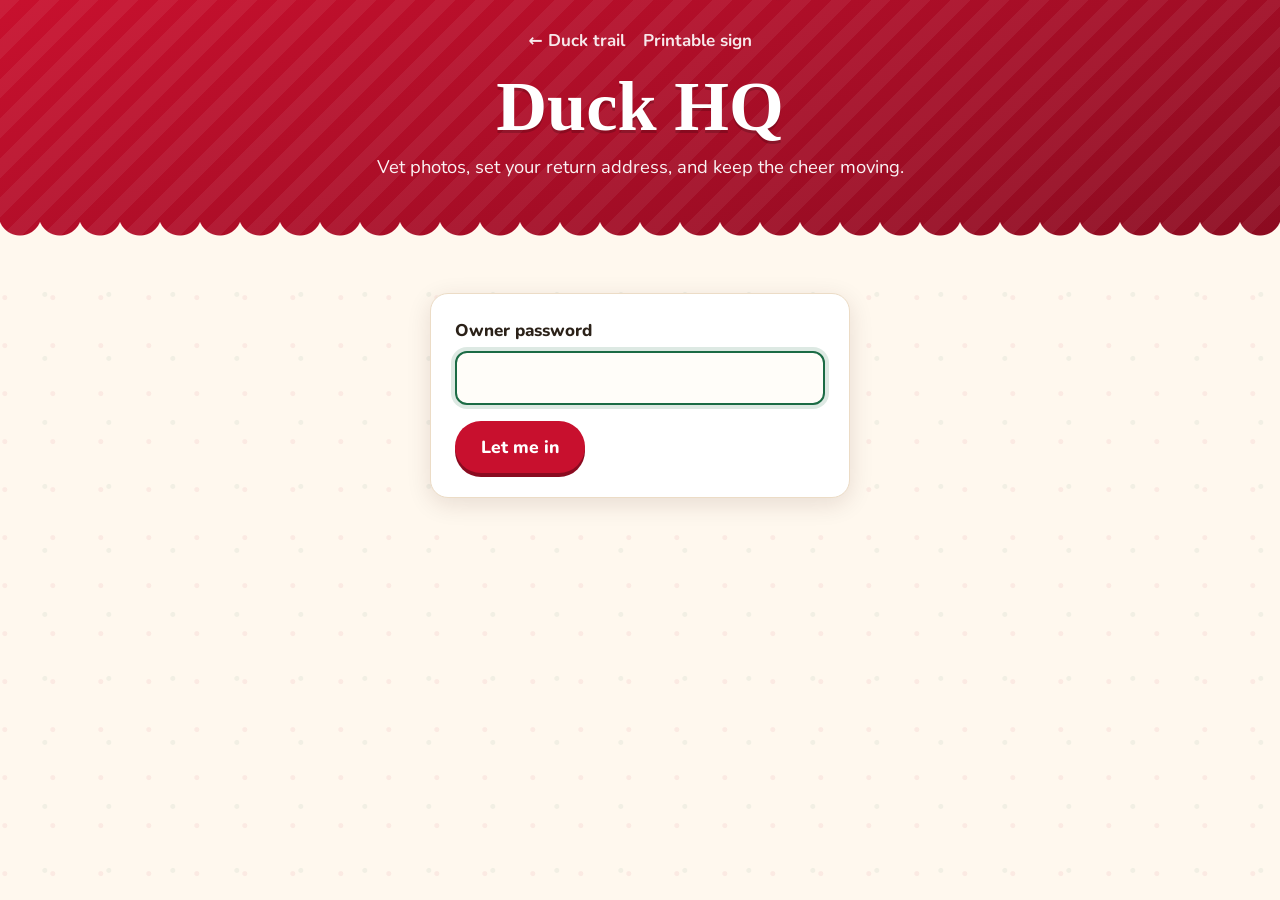
<file: docs/owner.html>
<!doctype html>
<html lang="en">
<head>
  <meta charset="utf-8">
  <meta name="viewport" content="width=device-width, initial-scale=1">
  <meta name="robots" content="noindex">
  <title>Duck HQ Owner Page</title>
  <link rel="icon" href="duck.svg" type="image/svg+xml">
  <link rel="preconnect" href="https://fonts.googleapis.com">
  <link rel="preconnect" href="https://fonts.gstatic.com" crossorigin>
  <link href="https://fonts.googleapis.com/css2?family=Mountains+of+Christmas:wght@700&family=Nunito:wght@400;700;800&display=swap" rel="stylesheet">
  <link rel="stylesheet" href="style.css">
  <script src="config.js"></script>
  <script src="app.js"></script>
</head>
<body>
  <header class="site-header">
    <nav><a href="index.html">← Duck trail</a><a href="sign.html">Printable sign</a><a href="#" id="logout" class="hidden">Log out</a></nav>
    <h1>Duck HQ</h1>
    <p class="tagline">Vet photos, set your return address, and keep the cheer moving.</p>
  </header>

  <main>
    <section id="login" class="card hidden" style="max-width:420px;margin-inline:auto">
      <form id="login-form">
        <div class="field">
          <label for="password">Owner password</label>
          <input type="password" id="password" autocomplete="current-password" required>
        </div>
        <div id="login-error" class="notice error hidden" role="alert"></div>
        <button class="btn red" type="submit">Let me in</button>
      </form>
    </section>

    <section id="app" class="hidden">
      <div class="tabs" role="tablist">
        <button role="tab" id="tab-regs" aria-selected="true" aria-controls="panel-regs">Registrations <span id="pending-count" class="badge hidden"></span></button>
        <button role="tab" id="tab-settings" aria-selected="false" aria-controls="panel-settings">Settings</button>
      </div>

      <div id="panel-regs" role="tabpanel" aria-labelledby="tab-regs">
        <p class="notice info">The newest registration is the duck's <strong>current</strong> location. It stays hidden from the public until someone steals the duck again, even if you approve it now.</p>
        <div id="regs"><div class="loading">Loading…</div></div>
      </div>

      <div id="panel-settings" role="tabpanel" aria-labelledby="tab-settings" class="hidden">
        <form id="settings-form" class="card">
          <div class="field">
            <label for="notifyEmail">📬 Email me when someone registers <span class="hint">(private, never shown on the site)</span></label>
            <input type="email" id="notifyEmail" maxlength="254" autocomplete="email" placeholder="you@example.com">
            <p class="hint" style="margin:6px 0 0">You'll get a link to approve or reject the photo right from your phone.</p>
            <div id="email-not-configured" class="notice info hidden">The server isn't set up to send email yet. Ask whoever runs it to set the SMTP settings (see the README).</div>
            <button type="button" id="test-email" class="btn small ghost" style="margin-top:8px">Send a test email</button>
            <div id="test-email-msg" class="notice hidden" role="status"></div>
          </div>
          <hr style="border:0;border-top:2px dashed var(--line);margin:20px 0">
          <div class="field">
            <label for="ownerName">Your name <span class="hint">(shown publicly, e.g. “The Smith Family”)</span></label>
            <input type="text" id="ownerName" maxlength="80">
          </div>
          <div class="field">
            <label for="homeLocation">Duck HQ location <span class="hint">(shown at the start of the trail, e.g. “Maple Street”)</span></label>
            <input type="text" id="homeLocation" maxlength="120">
          </div>
          <div class="field">
            <label for="home-photo-input">Duck HQ photo <span class="hint">(optional, shown at the start of the trail, e.g. the duck on your lawn)</span></label>
            <label class="photo-drop" id="home-drop" for="home-photo-input">
              <span id="home-drop-text"><span style="font-size:2.4rem">🏠</span><br>Tap to choose a photo</span>
              <img id="home-preview" class="hidden" alt="Duck HQ photo">
              <input type="file" id="home-photo-input" accept="image/*">
            </label>
            <button type="button" id="home-photo-remove" class="btn small ghost hidden" style="margin-top:8px">Remove photo</button>
            <div id="home-photo-msg" class="notice hidden" role="status"></div>
          </div>
          <div class="field">
            <label for="returnAddress">Return address <span class="hint">(shown publicly so the duck can find its way home)</span></label>
            <textarea id="returnAddress" maxlength="300" placeholder="123 Maple Street&#10;Springfield"></textarea>
          </div>
          <div class="field">
            <label for="returnBy">Return by <span class="hint">(e.g. “January 5”)</span></label>
            <input type="text" id="returnBy" maxlength="80">
          </div>
          <div class="field">
            <label for="instructions">Extra instructions <span class="hint">(optional)</span></label>
            <textarea id="instructions" maxlength="2000" placeholder="Just leave it on the porch. Please deflate gently and fold the scarf!"></textarea>
          </div>
          <div class="field">
            <label class="toggle"><input type="checkbox" id="revealAll">
              <span>Reveal the final location <span class="hint">(turn on after the season ends to show the whole trail, including the last stop)</span></span>
            </label>
          </div>
          <div id="settings-msg" class="notice hidden" role="status"></div>
          <button class="btn" type="submit">Save settings</button>
        </form>
      </div>
    </section>
  </main>

  <script>
  (function () {
    const { api, el, formatDate, local } = Duck;
    const TOKEN_KEY = "duckOwnerToken";
    const fields = ["notifyEmail", "ownerName", "homeLocation", "returnAddress", "returnBy", "instructions"];
    let token = local.get(TOKEN_KEY);

    const authed = (path, opts = {}) =>
      api(path, { ...opts, headers: { ...(opts.headers || {}), Authorization: "Bearer " + token } })
        .catch((err) => { if (err.status === 401) showLogin(); throw err; });

    function showLogin() {
      local.remove(TOKEN_KEY);
      token = null;
      document.getElementById("app").classList.add("hidden");
      document.getElementById("logout").classList.add("hidden");
      document.getElementById("login").classList.remove("hidden");
      document.getElementById("password").focus();
    }

    async function showApp() {
      document.getElementById("login").classList.add("hidden");
      document.getElementById("app").classList.remove("hidden");
      document.getElementById("logout").classList.remove("hidden");
      await Promise.all([loadRegs(), loadSettings()]);
    }

    document.getElementById("login-form").addEventListener("submit", async (e) => {
      e.preventDefault();
      const errBox = document.getElementById("login-error");
      errBox.classList.add("hidden");
      try {
        const res = await api("/api/owner/login", {
          method: "POST",
          headers: { "Content-Type": "application/json" },
          body: JSON.stringify({ password: document.getElementById("password").value }),
        });
        token = res.token;
        local.set(TOKEN_KEY, token);
        document.getElementById("password").value = "";
        await showApp();
      } catch (err) {
        errBox.textContent = err.message;
        errBox.classList.remove("hidden");
      }
    });

    document.getElementById("logout").addEventListener("click", (e) => { e.preventDefault(); showLogin(); });

    // tabs
    const tabs = { regs: document.getElementById("tab-regs"), settings: document.getElementById("tab-settings") };
    for (const [name, tab] of Object.entries(tabs)) {
      tab.addEventListener("click", () => {
        for (const [other, t] of Object.entries(tabs)) {
          t.setAttribute("aria-selected", String(other === name));
          document.getElementById("panel-" + other).classList.toggle("hidden", other !== name);
        }
      });
    }

    const statusLabel = { pending: "Needs vetting", approved: "Approved", photo_rejected: "Photo hidden" };

    async function loadRegs() {
      const box = document.getElementById("regs");
      try {
        const { registrations } = await authed("/api/owner/registrations");
        const pending = registrations.filter((r) => r.status === "pending").length;
        const badge = document.getElementById("pending-count");
        badge.textContent = pending;
        badge.classList.toggle("hidden", pending === 0);
        if (registrations.length === 0) {
          box.replaceChildren(el("div", { class: "card loading" }, "No heists yet. The duck is still at Duck HQ! ", el("img", { class: "duck-icon", src: "duck.svg", alt: "" })));
          return;
        }
        // Show items needing vetting first, then newest first.
        registrations.sort((a, b) => (a.status === "pending") === (b.status === "pending") ? b.id - a.id : a.status === "pending" ? -1 : 1);
        const newestId = Math.max(...registrations.map((r) => r.id));
        box.replaceChildren(...registrations.map((r) => regCard(r, r.id === newestId)));
      } catch (err) {
        box.replaceChildren(el("div", { class: "notice error" }, err.message));
      }
    }

    function regCard(r, isCurrent) {
      const nameInput = el("input", { type: "text", value: r.name, maxlength: 60, "aria-label": "Public name" });
      const locInput = el("input", { type: "text", value: r.publicLocation, maxlength: 120, "aria-label": "Public location" });
      const act = (action, label, cls) => el("button", {
        class: "btn small " + cls, type: "button",
        onclick: async (e) => {
          if (action === "delete" && !confirm(`Delete ${r.name}'s registration permanently?`)) return;
          e.target.disabled = true;
          try {
            await authed("/api/owner/registrations/" + r.id, {
              method: "POST",
              headers: { "Content-Type": "application/json" },
              body: JSON.stringify({ action, name: nameInput.value, publicLocation: locInput.value }),
            });
            await loadRegs();
          } catch (err) {
            alert(err.message);
            e.target.disabled = false;
          }
        },
      }, label);

      return el("div", { class: "card reg" },
        r.photoUrl ? el("img", { src: r.photoUrl, alt: `Photo from ${r.name}`, onclick: () => window.open(r.photoUrl, "_blank") })
                   : el("div", { class: "loading" }, "No photo"),
        el("div", {},
          el("div", {},
            el("span", { class: "status " + r.status }, statusLabel[r.status] || r.status), " ",
            isCurrent && el("span", { class: "status tag-current" }, "🤫 Current holder (hidden)")),
          el("p", { class: "meta" }, `#${r.id} · ${formatDate(r.createdAt)} · Full address: ${r.street}, ${r.city}`),
          r.message && el("p", {}, `“${r.message}”`),
          el("div", { class: "row" },
            el("div", {}, el("label", { class: "hint" }, "Public name"), nameInput),
            el("div", {}, el("label", { class: "hint" }, "Public location"), locInput)),
          el("div", { class: "actions" },
            act("approve", r.status === "approved" ? "💾 Save" : "✅ Approve", ""),
            r.status !== "photo_rejected" && act("reject_photo", "🙈 Hide photo", "ghost"),
            r.status !== "pending" && act("pending", "↩️ Back to pending", "ghost"),
            act("delete", "🗑️ Delete", "red"))));
    }

    async function loadSettings() {
      try {
        const s = await authed("/api/owner/settings");
        for (const f of fields) document.getElementById(f).value = s[f] || "";
        document.getElementById("revealAll").checked = !!s.revealAll;
        document.getElementById("email-not-configured").classList.toggle("hidden", !!s.emailConfigured);
        document.getElementById("test-email").classList.toggle("hidden", !s.emailConfigured);
        showHomePhoto(s.homePhotoUrl);
      } catch { /* shown elsewhere */ }
    }

    // Duck HQ photo: uploads as soon as one is chosen (separate from "Save settings").
    function showHomePhoto(url) {
      const preview = document.getElementById("home-preview");
      preview.classList.toggle("hidden", !url);
      if (url) preview.src = url; else preview.removeAttribute("src");
      document.getElementById("home-drop-text").classList.toggle("hidden", !!url);
      document.getElementById("home-photo-remove").classList.toggle("hidden", !url);
    }

    function homePhotoMsg(kind, text) {
      const msg = document.getElementById("home-photo-msg");
      msg.className = "notice " + kind;
      msg.textContent = text;
    }

    document.getElementById("home-photo-input").addEventListener("change", async (e) => {
      const file = e.target.files[0];
      if (!file) return;
      homePhotoMsg("info", "Uploading…");
      const data = new FormData();
      data.append("photo", await Duck.shrinkImage(file), "home.jpg");
      try {
        const res = await authed("/api/owner/home-photo", { method: "PUT", body: data });
        showHomePhoto(res.homePhotoUrl);
        homePhotoMsg("ok", "Photo saved! It's now at the start of the duck trail. 🎄");
      } catch (err) {
        homePhotoMsg("error", err.message);
      } finally {
        e.target.value = "";
      }
    });

    document.getElementById("home-photo-remove").addEventListener("click", async () => {
      if (!confirm("Remove the Duck HQ photo?")) return;
      try {
        await authed("/api/owner/home-photo", { method: "DELETE" });
        showHomePhoto("");
        homePhotoMsg("ok", "Photo removed.");
      } catch (err) {
        homePhotoMsg("error", err.message);
      }
    });

    document.getElementById("test-email").addEventListener("click", async (e) => {
      const msg = document.getElementById("test-email-msg");
      e.target.disabled = true;
      msg.className = "notice info";
      msg.textContent = "Sending… (save your settings first if you just changed the address)";
      try {
        await authed("/api/owner/test-email", { method: "POST" });
        msg.className = "notice ok";
        msg.textContent = "Sent! Check your inbox (and spam folder). 🎄";
      } catch (err) {
        msg.className = "notice error";
        msg.textContent = err.message;
      } finally {
        e.target.disabled = false;
      }
    });

    document.getElementById("settings-form").addEventListener("submit", async (e) => {
      e.preventDefault();
      const msg = document.getElementById("settings-msg");
      const body = { revealAll: document.getElementById("revealAll").checked };
      for (const f of fields) body[f] = document.getElementById(f).value;
      try {
        await authed("/api/owner/settings", {
          method: "PUT", headers: { "Content-Type": "application/json" }, body: JSON.stringify(body),
        });
        msg.className = "notice ok";
        msg.textContent = "Saved! 🎄";
      } catch (err) {
        msg.className = "notice error";
        msg.textContent = err.message;
      }
    });

    if (token) showApp(); else showLogin();
  })();
  </script>
</body>
</html>
</file>
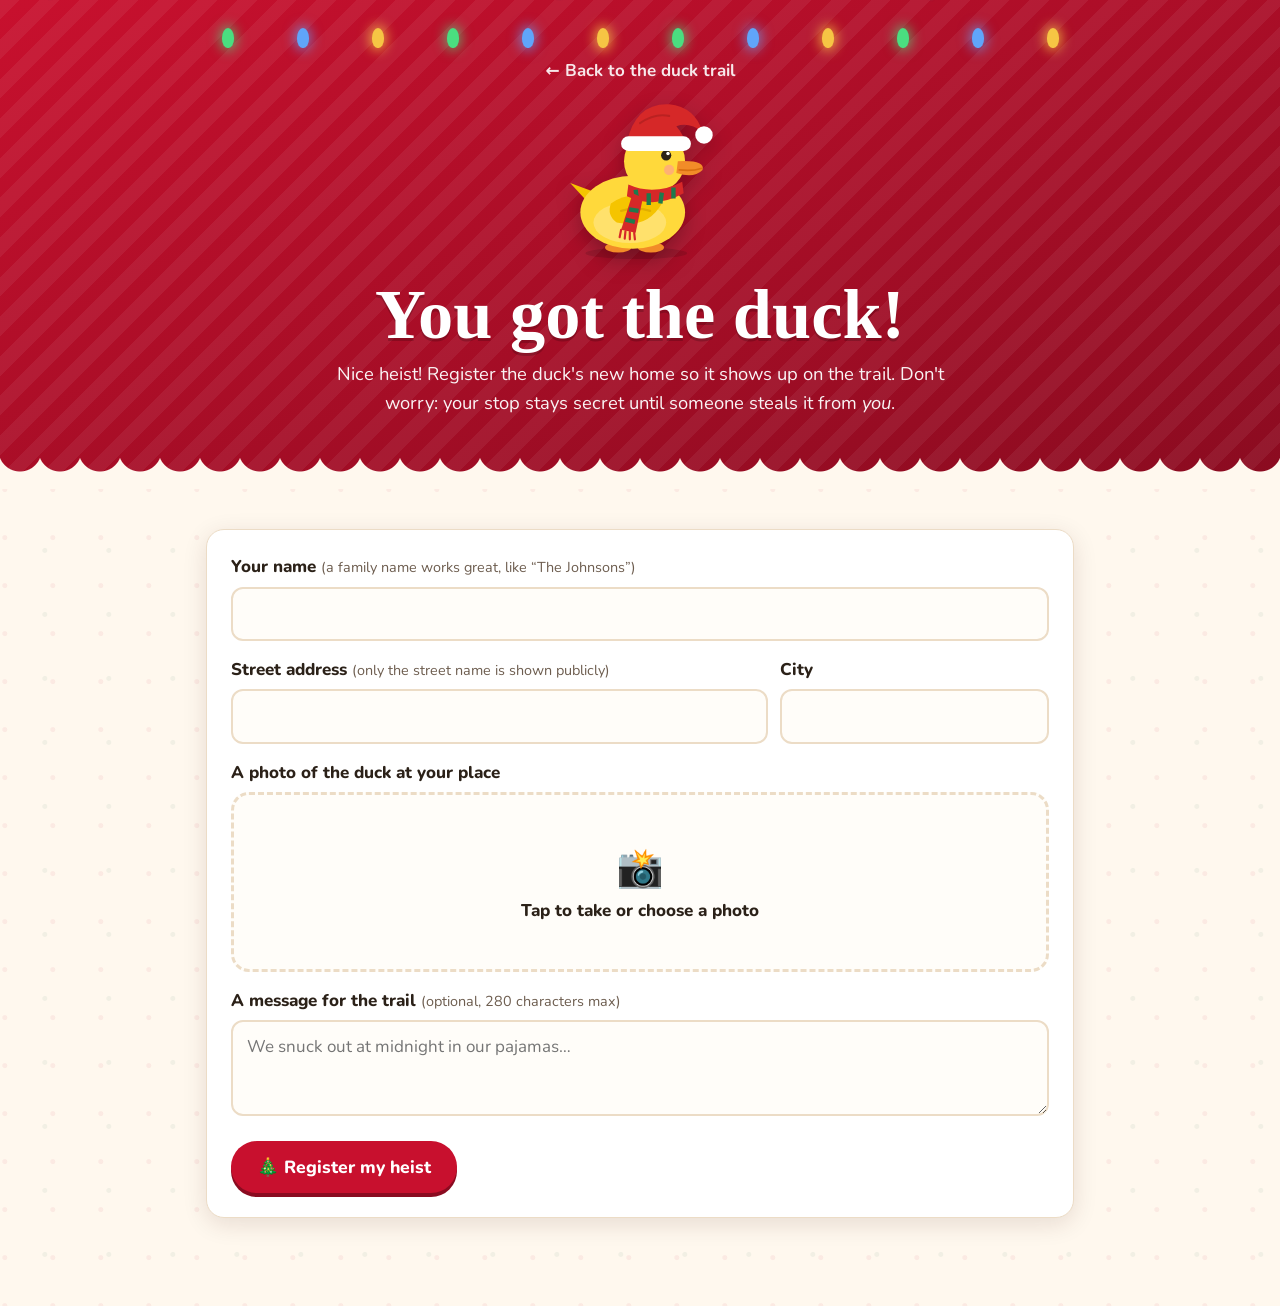
<file: docs/register.html>
<!doctype html>
<html lang="en">
<head>
  <meta charset="utf-8">
  <meta name="viewport" content="width=device-width, initial-scale=1">
  <title>Register Your Duck Heist</title>
  <link rel="icon" href="duck.svg" type="image/svg+xml">
  <link rel="preconnect" href="https://fonts.googleapis.com">
  <link rel="preconnect" href="https://fonts.gstatic.com" crossorigin>
  <link href="https://fonts.googleapis.com/css2?family=Mountains+of+Christmas:wght@700&family=Nunito:wght@400;700;800&display=swap" rel="stylesheet">
  <link rel="stylesheet" href="style.css">
  <script src="config.js"></script>
  <script src="app.js"></script>
</head>
<body>
  <header class="site-header">
    <ul class="lights" aria-hidden="true"><li></li><li></li><li></li><li></li><li></li><li></li><li></li><li></li><li></li><li></li><li></li><li></li></ul>
    <nav><a href="index.html">← Back to the duck trail</a></nav>
    <img class="hero-duck" src="duck.svg" alt="" style="width:min(160px,45vw)">
    <h1>You got the duck!</h1>
    <p class="tagline">Nice heist! Register the duck's new home so it shows up on the trail. Don't worry: your stop stays secret until someone steals it from <em>you</em>.</p>
  </header>

  <main>
    <section class="card" id="form-card">
      <form id="form" novalidate>
        <div class="field">
          <label for="name">Your name <span class="hint">(a family name works great, like “The Johnsons”)</span></label>
          <input type="text" id="name" name="name" maxlength="60" required autocomplete="name">
        </div>
        <div class="row">
          <div class="field">
            <label for="street">Street address <span class="hint">(only the street name is shown publicly)</span></label>
            <input type="text" id="street" name="street" maxlength="120" required autocomplete="address-line1">
          </div>
          <div class="field">
            <label for="city">City</label>
            <input type="text" id="city" name="city" maxlength="60" required autocomplete="address-level2">
          </div>
        </div>
        <div class="field">
          <label for="photo-input">A photo of the duck at your place</label>
          <label class="photo-drop" id="drop" for="photo-input">
            <span id="drop-text"><span style="font-size:2.4rem">📸</span><br>Tap to take or choose a photo</span>
            <img id="preview" class="hidden" alt="Preview of your photo">
            <input type="file" id="photo-input" accept="image/*" required>
          </label>
        </div>
        <div class="field">
          <label for="message">A message for the trail <span class="hint">(optional, 280 characters max)</span></label>
          <textarea id="message" name="message" maxlength="280" placeholder="We snuck out at midnight in our pajamas…"></textarea>
        </div>
        <div class="hp" aria-hidden="true">
          <label for="website">Leave this empty</label>
          <input type="text" id="website" name="website" tabindex="-1" autocomplete="off">
        </div>
        <div id="error" class="notice error hidden" role="alert"></div>
        <button class="btn red" id="submit" type="submit">🎄 Register my heist</button>
      </form>
    </section>

    <section class="card success hidden" id="success">
      <div class="big">🎉<img class="duck-icon" src="duck.svg" alt="">🎉</div>
      <h2>You're officially a duck thief!</h2>
      <p>Your stop will appear on the trail once the duck's owner has checked your photo <strong>and</strong> the duck has been stolen from you. No spoilers!</p>
      <p>Put the duck somewhere visible from the street so the next family can plan their heist.</p>
      <div id="return-note" class="notice info"></div>
      <p><a class="btn" href="index.html">See the duck trail</a></p>
    </section>
  </main>

  <script>
  (function () {
    const { api, el } = Duck;
    const form = document.getElementById("form");
    const input = document.getElementById("photo-input");
    const preview = document.getElementById("preview");
    const dropText = document.getElementById("drop-text");
    const drop = document.getElementById("drop");
    const errorBox = document.getElementById("error");
    const submit = document.getElementById("submit");
    let photo = null;

    input.addEventListener("change", () => choose(input.files[0]));
    drop.addEventListener("dragover", (e) => { e.preventDefault(); drop.classList.add("drag"); });
    drop.addEventListener("dragleave", () => drop.classList.remove("drag"));
    drop.addEventListener("drop", (e) => { e.preventDefault(); drop.classList.remove("drag"); choose(e.dataTransfer.files[0]); });

    async function choose(file) {
      if (!file) return;
      hideError();
      photo = await Duck.shrinkImage(file);
      preview.src = URL.createObjectURL(photo);
      preview.classList.remove("hidden");
      dropText.classList.add("hidden");
    }

    form.addEventListener("submit", async (e) => {
      e.preventDefault();
      hideError();
      const value = (id) => document.getElementById(id).value.trim();
      if (!value("name") || !value("street") || !value("city")) return showError("Please fill in your name, street, and city.");
      if (!photo) return showError("Please add a photo of the duck in its new home!");

      const data = new FormData();
      for (const id of ["name", "street", "city", "message", "website"]) data.append(id, value(id));
      data.append("photo", photo, "duck.jpg");

      submit.disabled = true;
      submit.textContent = "Sneaking it in…";
      try {
        await api("/api/register", { method: "POST", body: data });
        await showSuccess();
      } catch (err) {
        showError(err.message);
      } finally {
        submit.disabled = false;
        submit.textContent = "🎄 Register my heist";
      }
    });

    async function showSuccess() {
      document.getElementById("form-card").classList.add("hidden");
      document.getElementById("success").classList.remove("hidden");
      window.scrollTo({ top: 0, behavior: "smooth" });
      const note = document.getElementById("return-note");
      note.textContent = "Remember: if you have the duck after New Year's, please return it to its owner.";
      try {
        const { settings } = await api("/api/public");
        if (settings.returnAddress) {
          note.replaceChildren("If you still have the duck after New Year's, please return it" +
            (settings.returnBy ? ` by ${settings.returnBy}` : "") + " to: ",
            el("strong", {}, settings.returnAddress.replace(/\n/g, ", ")));
        }
      } catch { /* the default note is fine */ }
    }

    function showError(msg) { errorBox.textContent = msg; errorBox.classList.remove("hidden"); }
    function hideError() { errorBox.classList.add("hidden"); }
  })();
  </script>
</body>
</html>
</file>
<file: docs/style.css>
:root {
  --red: #c8102e;
  --red-dark: #8a0b20;
  --green: #1b6b45;
  --green-dark: #0f4a2f;
  --gold: #f6c544;
  --cream: #fff8ee;
  --paper: #ffffff;
  --ink: #2b2118;
  --muted: #6d5d4f;
  --line: #ecdcc6;
  --radius: 18px;
  --shadow: 0 6px 24px rgba(60, 20, 10, 0.12);
  --display: "Mountains of Christmas", "Comic Sans MS", cursive;
  --body: "Nunito", system-ui, -apple-system, "Segoe UI", sans-serif;
}

* { box-sizing: border-box; }

html { -webkit-text-size-adjust: 100%; }

body {
  margin: 0;
  font-family: var(--body);
  font-size: 17px;
  line-height: 1.55;
  color: var(--ink);
  background-color: var(--cream);
  background-image:
    radial-gradient(circle at 10% 20%, rgba(200, 16, 46, 0.06) 0 2px, transparent 3px),
    radial-gradient(circle at 70% 60%, rgba(27, 107, 69, 0.06) 0 2px, transparent 3px);
  background-size: 48px 48px, 64px 64px;
  overflow-x: hidden;
}

a { color: var(--red); }

img { max-width: 100%; }

/* ---------- snow ---------- */
.snow { position: fixed; inset: 0; pointer-events: none; z-index: 50; overflow: hidden; }
.snow span {
  position: absolute; top: -24px; color: #dbe9f6;
  text-shadow: 0 0 3px rgba(70, 110, 150, 0.45);
  animation: fall linear infinite;
}
@keyframes fall {
  to { transform: translate3d(40px, 110vh, 0) rotate(360deg); }
}

/* ---------- header ---------- */
.site-header {
  position: relative;
  color: #fff;
  background:
    repeating-linear-gradient(135deg, rgba(255,255,255,.06) 0 14px, transparent 14px 28px),
    linear-gradient(160deg, var(--red) 0%, var(--red-dark) 100%);
  padding: 28px 16px 72px;
  text-align: center;
  overflow: hidden;
}
.site-header::after {
  /* snowy scalloped edge */
  content: "";
  position: absolute; left: 0; right: 0; bottom: -1px; height: 40px;
  background: radial-gradient(circle at 20px 0, transparent 21px, var(--cream) 22px) repeat-x;
  background-size: 40px 40px;
}
.site-header nav { display: flex; justify-content: center; gap: 18px; flex-wrap: wrap; margin-bottom: 8px; }
.site-header nav a { color: #fff; text-decoration: none; font-weight: 700; opacity: .9; }
.site-header nav a:hover { opacity: 1; text-decoration: underline; }

.lights {
  display: flex; justify-content: space-around; max-width: 900px; margin: 0 auto 10px;
  list-style: none; padding: 0;
}
.lights li {
  width: 12px; height: 20px; border-radius: 50% 50% 45% 45%;
  background: var(--gold); box-shadow: 0 0 12px 3px rgba(246, 197, 68, .7);
  animation: twinkle 1.8s ease-in-out infinite alternate;
}
.lights li:nth-child(3n+1) { background: #4ade80; box-shadow: 0 0 12px 3px rgba(74,222,128,.6); animation-delay: .4s; }
.lights li:nth-child(3n+2) { background: #60a5fa; box-shadow: 0 0 12px 3px rgba(96,165,250,.6); animation-delay: .9s; }
@keyframes twinkle { from { opacity: .45; } to { opacity: 1; } }

h1, h2, .display { font-family: var(--display); font-weight: 700; line-height: 1.1; }
h1 { font-size: clamp(2.4rem, 8vw, 4.4rem); margin: .2em 0 .1em; text-shadow: 0 3px 0 rgba(0,0,0,.18); }
h2 { font-size: clamp(1.9rem, 5vw, 2.6rem); color: var(--red); margin: 0 0 .4em; }
.tagline { font-size: 1.15rem; max-width: 620px; margin: 0 auto; opacity: .95; }
.poem { max-width: 640px; margin: 4px auto 0; font-size: 1.12rem; line-height: 1.6; font-style: italic; }
.poem p { margin: 0 0 .7em; text-wrap: balance; }
.poem p:last-child { margin-bottom: 0; font-weight: 800; font-style: normal; color: var(--gold); text-shadow: 0 1px 0 rgba(0,0,0,.2); }
@media (max-width: 520px) { .poem { font-size: 1rem; } }

.hero-duck {
  width: min(240px, 60vw); margin: 10px auto 0; display: block;
  filter: drop-shadow(0 8px 10px rgba(0,0,0,.25));
  animation: waddle 3s ease-in-out infinite;
  transform-origin: 50% 90%;
}
@keyframes waddle {
  0%, 100% { transform: rotate(-4deg); }
  50% { transform: rotate(4deg); }
}

/* ---------- layout ---------- */
main { max-width: 900px; margin: 0 auto; padding: 0 16px 48px; position: relative; z-index: 1; }
section { margin: 40px 0; }

.card {
  background: var(--paper);
  border-radius: var(--radius);
  box-shadow: var(--shadow);
  padding: 24px;
  border: 1px solid var(--line);
}
.card.candy { border: 0; position: relative; }
.card.candy::before {
  content: ""; position: absolute; inset: 0; border-radius: var(--radius); padding: 6px;
  background: repeating-linear-gradient(45deg, var(--red) 0 12px, #fff 12px 24px);
  -webkit-mask: linear-gradient(#000 0 0) content-box, linear-gradient(#000 0 0);
  -webkit-mask-composite: xor; mask-composite: exclude;
  pointer-events: none;
}

.btn {
  display: inline-flex; align-items: center; justify-content: center; gap: 8px;
  font: 800 1.1rem var(--body);
  padding: 14px 26px; border-radius: 999px; border: 0; cursor: pointer;
  background: var(--green); color: #fff; text-decoration: none;
  box-shadow: 0 4px 0 var(--green-dark);
  transition: transform .08s ease, box-shadow .08s ease;
}
.btn:hover { transform: translateY(-1px); }
.btn:active { transform: translateY(3px); box-shadow: 0 1px 0 var(--green-dark); }
.btn.red { background: var(--red); box-shadow: 0 4px 0 var(--red-dark); }
.btn.small { font-size: .95rem; padding: 9px 16px; }
.btn.ghost { background: #fff; color: var(--ink); box-shadow: 0 3px 0 var(--line); border: 1px solid var(--line); }
.btn[disabled] { opacity: .6; cursor: progress; }
.cta { text-align: center; margin-top: -36px; position: relative; z-index: 2; }

/* ---------- steps ---------- */
.steps { display: grid; grid-template-columns: repeat(auto-fit, minmax(220px, 1fr)); gap: 16px; }
.step { text-align: center; }
.step .icon { font-size: 2.6rem; }
.step h3 { margin: 6px 0; font-size: 1.15rem; }
.step p { margin: 0; color: var(--muted); }
.step-art { width: 3.8rem; height: 3.8rem; display: block; margin: 0 auto; }
.step-link {
  display: block; color: inherit; text-decoration: none; cursor: pointer;
  border-color: var(--red); transition: transform .12s ease, box-shadow .12s ease;
}
.step-link:hover, .step-link:focus-visible { transform: translateY(-3px); box-shadow: 0 10px 28px rgba(200, 16, 46, .22); }
.step-link:focus-visible { outline: 3px solid var(--green); outline-offset: 3px; }
.step-link h3 { color: var(--red); }
.step-go { display: inline-block; margin-top: 10px; font-weight: 800; color: var(--red); }

/* ---------- trail ---------- */
.trail { list-style: none; padding: 0; margin: 0; position: relative; }
.trail::before {
  content: ""; position: absolute; left: 27px; top: 10px; bottom: 10px; width: 6px; border-radius: 3px;
  background: repeating-linear-gradient(180deg, var(--red) 0 14px, #fff 14px 28px);
  box-shadow: 0 0 0 1px var(--line);
}
.stop { position: relative; padding-left: 76px; margin-bottom: 22px; }
.stop .pin {
  position: absolute; left: 6px; top: 10px; width: 48px; height: 48px; border-radius: 50%;
  display: grid; place-items: center; font-size: 1.4rem;
  background: #fff; border: 3px solid var(--green); box-shadow: var(--shadow);
}
.stop .pin img {
  width: 36px; height: 36px; object-fit: contain; border-radius: 0;
  background: none; cursor: default; max-height: none;
}
.stop .card { padding: 16px; display: grid; gap: 12px; }
.stop .card.has-photo { grid-template-columns: 140px 1fr; align-items: start; }
.stop img { width: 140px; height: 140px; object-fit: cover; border-radius: 12px; cursor: zoom-in; background: var(--line); }
.stop .who { font-weight: 800; font-size: 1.1rem; }
.stop .where { color: var(--green); font-weight: 700; }
.stop .when { color: var(--muted); font-size: .9rem; }
.stop .msg { margin: 6px 0 0; font-style: italic; }
.stop.home .pin { border-color: var(--red); }
.stop.secret .pin { border-color: var(--gold); background: var(--ink); color: var(--gold); animation: pulse 2s infinite; }
.stop.secret .card {
  background: var(--ink); color: #fff; border-color: var(--ink);
  background-image: repeating-linear-gradient(45deg, rgba(255,255,255,.04) 0 10px, transparent 10px 20px);
}
.stop.secret .where { color: var(--gold); font-family: var(--display); font-size: 1.8rem; }
@keyframes pulse { 0%,100% { box-shadow: 0 0 0 0 rgba(246,197,68,.6); } 50% { box-shadow: 0 0 0 10px rgba(246,197,68,0); } }

@media (max-width: 520px) {
  .stop .card.has-photo { grid-template-columns: 1fr; }
  .stop img { width: 100%; height: auto; max-height: 320px; }
}

.counter { text-align: center; font-size: 1.15rem; margin-bottom: 20px; }
.counter strong { font-family: var(--display); font-size: 2.6rem; color: var(--red); display: block; line-height: 1; }

/* ---------- return box ---------- */
.return-box { display: grid; grid-template-columns: auto 1fr; gap: 20px; align-items: center; }
.return-box .big { font-size: 3.4rem; }
.return-box address { font-style: normal; font-weight: 800; white-space: pre-line; font-size: 1.15rem; margin: 6px 0; }
.instructions { white-space: pre-line; color: var(--muted); margin-top: 8px; }
@media (max-width: 520px) { .return-box { grid-template-columns: 1fr; text-align: center; } }

/* ---------- forms ---------- */
form .field { margin-bottom: 16px; }
label { display: block; font-weight: 800; margin-bottom: 6px; }
.hint { font-weight: 400; color: var(--muted); font-size: .9rem; }
input[type=text], input[type=password], input[type=email], textarea {
  width: 100%; font: inherit; padding: 12px 14px; border-radius: 12px;
  border: 2px solid var(--line); background: #fffdf9; color: var(--ink);
}
input:focus, textarea:focus { outline: none; border-color: var(--green); box-shadow: 0 0 0 4px rgba(27,107,69,.15); }
textarea { min-height: 96px; resize: vertical; }
.row { display: grid; grid-template-columns: 2fr 1fr; gap: 12px; }
@media (max-width: 520px) { .row { grid-template-columns: 1fr; } }
.hp { position: absolute; left: -9999px; width: 1px; height: 1px; overflow: hidden; }

.photo-drop {
  display: grid; place-items: center; text-align: center; gap: 8px;
  border: 3px dashed var(--line); border-radius: var(--radius); padding: 22px; cursor: pointer;
  background: #fffdf9; min-height: 180px;
}
.photo-drop:hover, .photo-drop.drag { border-color: var(--green); }
.photo-drop img { max-height: 260px; border-radius: 12px; }
.photo-drop input { position: absolute; opacity: 0; width: 1px; height: 1px; }

.notice { padding: 14px 16px; border-radius: 12px; margin: 12px 0; font-weight: 700; }
.notice.error { background: #fde8ea; color: var(--red-dark); }
.notice.ok { background: #e3f4ea; color: var(--green-dark); }
.notice.info { background: #fff4d6; color: #6b4b00; }

.success { text-align: center; }
.success .big { font-size: 4rem; }

/* ---------- owner ---------- */
.tabs { display: flex; gap: 8px; flex-wrap: wrap; margin-bottom: 16px; }
.tabs button { font: 800 1rem var(--body); padding: 10px 18px; border-radius: 999px; border: 2px solid var(--line); background: #fff; cursor: pointer; }
.tabs button[aria-selected=true] { background: var(--red); color: #fff; border-color: var(--red); }
.badge { display: inline-block; min-width: 22px; padding: 0 7px; border-radius: 99px; background: var(--gold); color: var(--ink); font-size: .85rem; margin-left: 4px; }
.reg { display: grid; grid-template-columns: 180px 1fr; gap: 16px; margin-bottom: 16px; }
.reg img { width: 180px; height: 180px; object-fit: cover; border-radius: 12px; cursor: zoom-in; }
.reg .actions { display: flex; flex-wrap: wrap; gap: 8px; margin-top: 10px; }
.reg .meta { color: var(--muted); font-size: .9rem; }
.reg input { padding: 8px 10px; }
.status { display: inline-block; padding: 2px 10px; border-radius: 99px; font-size: .85rem; font-weight: 800; }
.status.pending { background: #fff4d6; color: #6b4b00; }
.status.approved { background: #e3f4ea; color: var(--green-dark); }
.status.photo_rejected { background: #fde8ea; color: var(--red-dark); }
.tag-current { background: var(--ink); color: var(--gold); }
@media (max-width: 600px) { .reg { grid-template-columns: 1fr; } .reg img { width: 100%; height: auto; } }
.toggle { display: flex; gap: 10px; align-items: flex-start; font-weight: 700; }
.toggle input { width: 22px; height: 22px; margin-top: 2px; }

/* ---------- lightbox ---------- */
.lightbox { position: fixed; inset: 0; background: rgba(20, 10, 5, .85); display: grid; place-items: center; z-index: 100; padding: 16px; cursor: zoom-out; }
.lightbox img { max-height: 90vh; border-radius: 12px; }

footer { text-align: center; color: var(--muted); padding: 24px 16px 40px; font-size: .95rem; }

.loading { text-align: center; color: var(--muted); padding: 24px; }
.hidden { display: none !important; }

/* The cartoon duck, used inline in text in place of the 🦆 emoji. */
.duck-icon { height: 1.2em; width: auto; vertical-align: -0.25em; }
</file>
